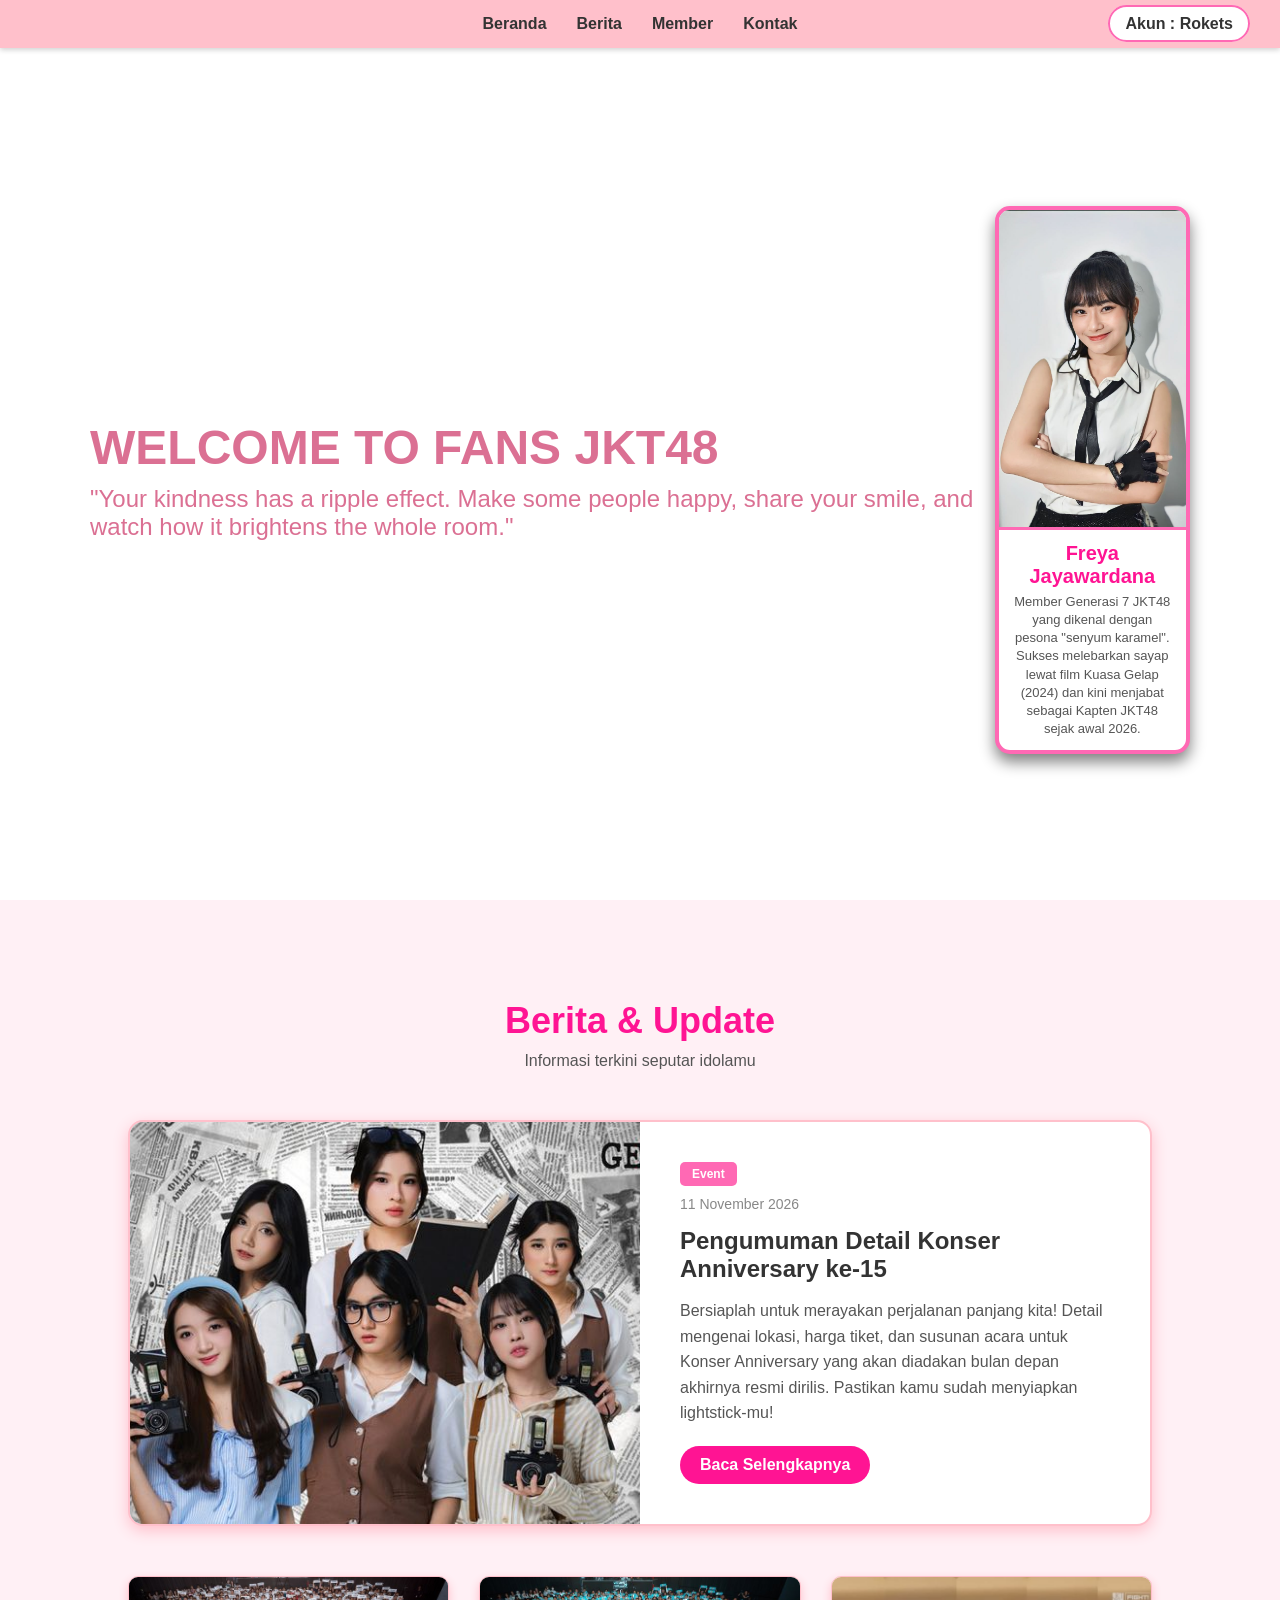
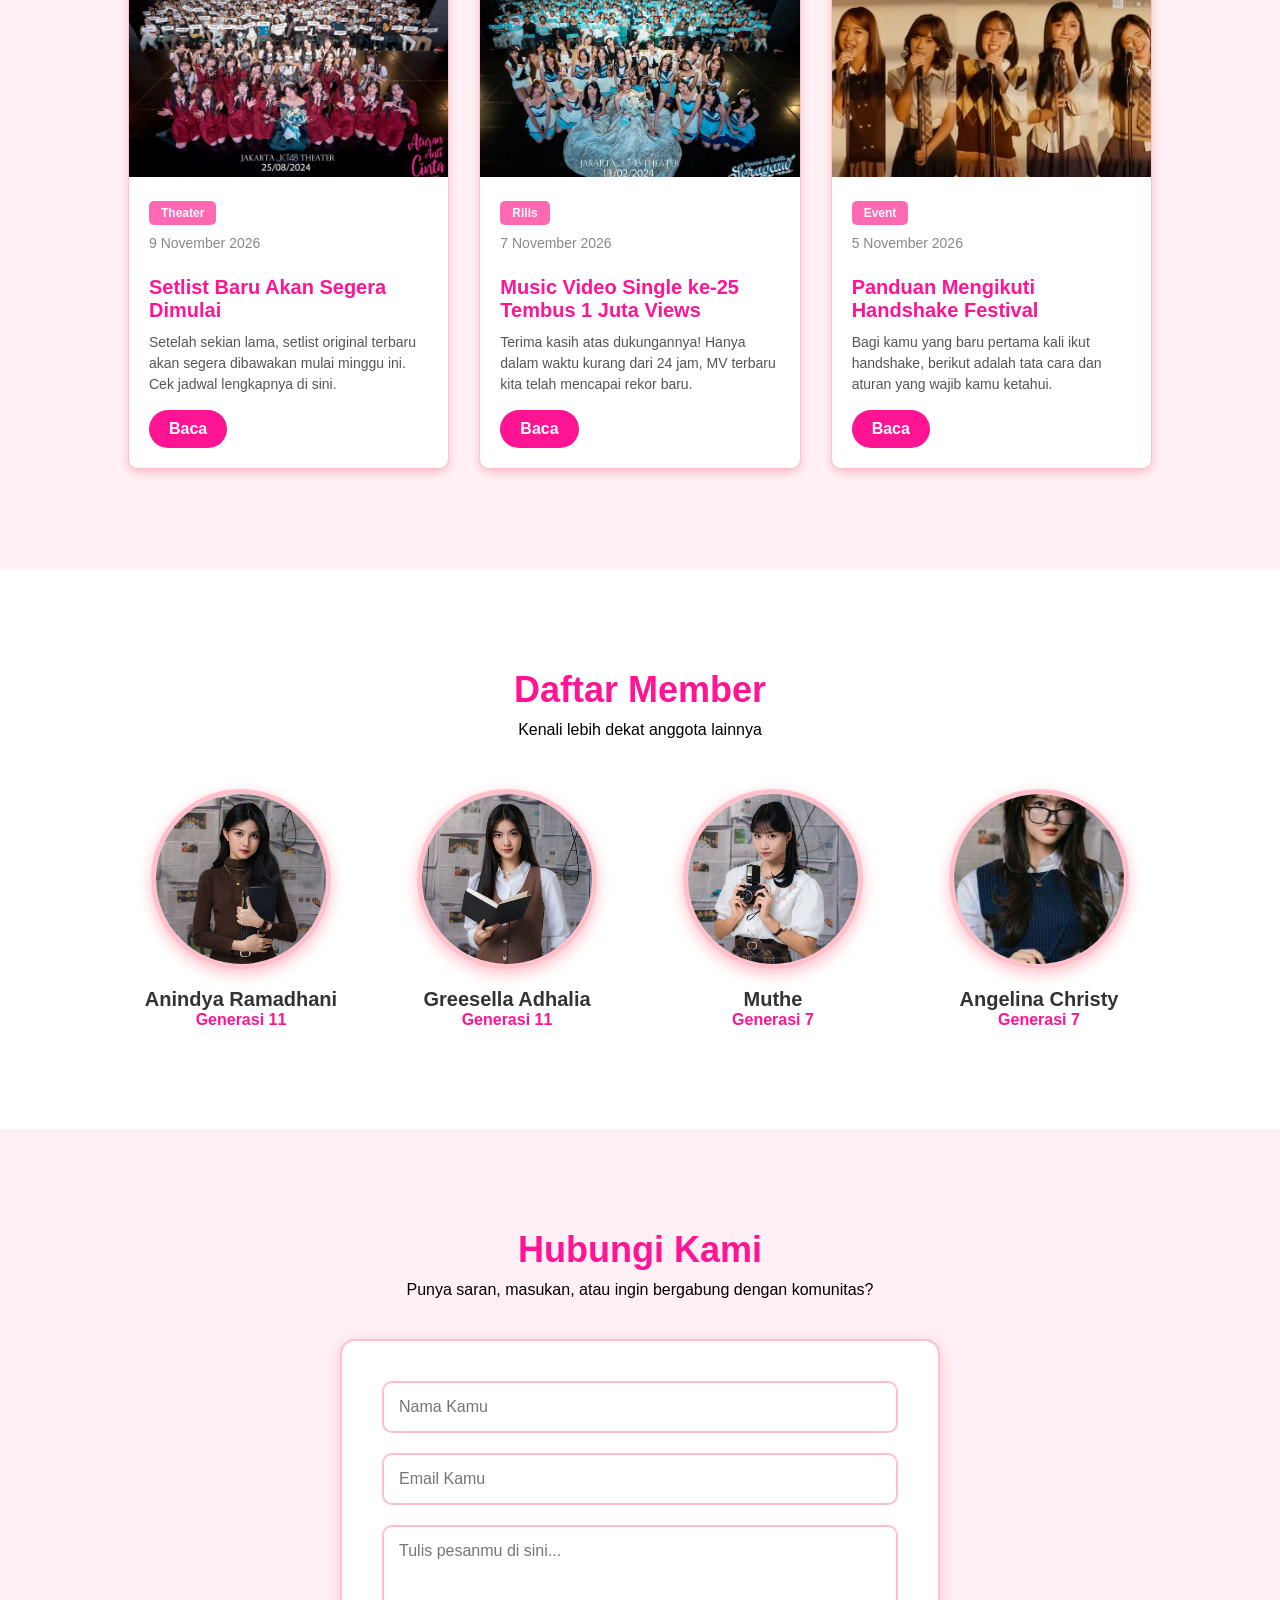
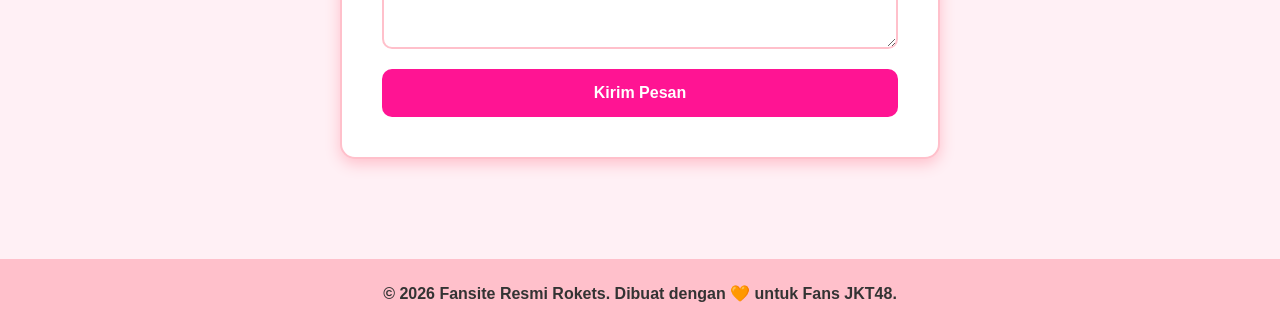
<file: index.html>
<!DOCTYPE html>
<html lang="id">
<head>
    <meta charset="UTF-8">
    <meta name="viewport" content="width=device-width, initial-scale=1.0">
    <title>Fans Site - Rokets</title>
    <link rel="stylesheet" href="style.css">
</head>
<body>

    <!-- NAVBAR ATAS -->
    <nav class="navbar">
        <ul class="menu">
            <li><a href="#beranda">Beranda</a></li>
            <li><a href="#berita">Berita</a></li>
            <li><a href="#member">Member</a></li>
            <li><a href="#kontak">Kontak</a></li>
            <li>
                <a href="#" class="akun">
                    Akun : <strong>Rokets</strong>
                </a>
            </li>
        </ul>
    </nav>

    <!-- BAGIAN BERANDA -->
    <section id="beranda" class="hero">

        <video autoplay loop muted playsinline class="hero-video">
            <source src="vidio/hero1.mp4" type="video/mp4">
        </video>

        <div class="hero-content">

            <div class="hero-text">
                <h1>WELCOME TO FANS JKT48</h1>
                <p>"Your kindness has a ripple effect. Make some people happy, share your smile, and watch how it brightens the whole room."  </p>
            </div>

            <div class="hero-card">
                <img src="images/freya.jpeg" alt="Freya Jayawardana" class="card-img">
                <div class="card-text">
                    <h3>Freya Jayawardana</h3>
                    <p>Member Generasi 7 JKT48 yang dikenal dengan pesona "senyum karamel". Sukses melebarkan sayap lewat film Kuasa Gelap (2024) dan kini menjabat sebagai Kapten JKT48 sejak awal 2026.</p>
                </div>
            </div>

        </div>
    </section>

    <!-- BAGIAN BERITA -->
    <section id="berita" class="berita-container">
        
        <div class="berita-header">
            <h1>Berita & Update</h1>
            <p>Informasi terkini seputar idolamu</p>
        </div>

        <article class="berita-utama">
            <img src="images/berita1.jpg" alt="Konser Anniversary">
            <div class="berita-utama-content">
                <span class="kategori">Event</span>
                <span class="tanggal">11 November 2026</span>
                <h2>Pengumuman Detail Konser Anniversary ke-15</h2>
                <p>Bersiaplah untuk merayakan perjalanan panjang kita! Detail mengenai lokasi, harga tiket, dan susunan acara untuk Konser Anniversary yang akan diadakan bulan depan akhirnya resmi dirilis. Pastikan kamu sudah menyiapkan lightstick-mu!</p>
                <a href="#" class="btn-baca">Baca Selengkapnya</a>
            </div>
        </article>

        <div class="berita-grid">
            
            <div class="berita-card">
                <img src="images/berita2.jpg" alt="Jadwal Theater">
                <div class="berita-card-body">
                    <span class="kategori">Theater</span>
                    <span class="tanggal">9 November 2026</span>
                    <h3>Setlist Baru Akan Segera Dimulai</h3>
                    <p>Setelah sekian lama, setlist original terbaru akan segera dibawakan mulai minggu ini. Cek jadwal lengkapnya di sini.</p>
                    <a href="#" class="btn-baca">Baca</a>
                </div>
            </div>

            <div class="berita-card">
                <img src="images/berita3.jpg" alt="Rilis Music Video">
                <div class="berita-card-body">
                    <span class="kategori">Rilis</span>
                    <span class="tanggal">7 November 2026</span>
                    <h3>Music Video Single ke-25 Tembus 1 Juta Views</h3>
                    <p>Terima kasih atas dukungannya! Hanya dalam waktu kurang dari 24 jam, MV terbaru kita telah mencapai rekor baru.</p>
                    <a href="#" class="btn-baca">Baca</a>
                </div>
            </div>

            <div class="berita-card">
                <img src="images/berita4.jpg" alt="Handshake Festival">
                <div class="berita-card-body">
                    <span class="kategori">Event</span>
                    <span class="tanggal">5 November 2026</span>
                    <h3>Panduan Mengikuti Handshake Festival</h3>
                    <p>Bagi kamu yang baru pertama kali ikut handshake, berikut adalah tata cara dan aturan yang wajib kamu ketahui.</p>
                    <a href="#" class="btn-baca">Baca</a>
                </div>
            </div>
        </div>
    </section>

    <!-- BAGIAN MEMBER -->
    <section id="member" class="member-container">
        
        <div class="member-header">
            <h1>Daftar Member</h1>
            <p>Kenali lebih dekat anggota lainnya</p>
        </div>

        <div class="member-grid">
            <div class="member-item">
                <img src="images/anindya.jpg" alt="Anindya Ramadhani" class="member-img">
                <div class="member-info">
                    <h3>Anindya Ramadhani</h3>
                    <p>Generasi 11</p>
                </div>
            </div>

            <div class="member-item">
                <img src="images/greesel.jpg" alt="Greesella Adhalia" class="member-img">
                <div class="member-info">
                    <h3>Greesella Adhalia</h3>
                    <p>Generasi 11</p>
                </div>
            </div>

            <div class="member-item">
                <img src="images/muthe.jpg" alt="Mutiara Azzahra" class="member-img">
                <div class="member-info">
                    <h3>Muthe</h3>
                    <p>Generasi 7</p>
                </div>
            </div>
            
            <div class="member-item">
                <img src="images/christy.jpg" alt="Angelina Christy" class="member-img">
                <div class="member-info">
                    <h3>Angelina Christy</h3>
                    <p>Generasi 7</p>
                </div>
            </div>
        </div>
        
    </section>

    <!-- BAGIAN KONTAK -->
    <section id="kontak" class="kontak-container">
        <div class="kontak-header">
            <h1>Hubungi Kami</h1>
            <p>Punya saran, masukan, atau ingin bergabung dengan komunitas?</p>
        </div>

        <div class="kontak-form-wrapper">
            <form action="#" method="POST" class="kontak-form">
                <input type="text" name="nama" placeholder="Nama Kamu" required>
                <input type="email" name="email" placeholder="Email Kamu" required>
                <textarea name="pesan" rows="5" placeholder="Tulis pesanmu di sini..." required></textarea>
                <button type="submit" class="btn-kirim">Kirim Pesan</button>
            </form>
        </div>
    </section>

    <!-- BAGIAN FOOTER -->
    <footer class="footer">
        <p>&copy; 2026 Fansite Resmi Rokets. Dibuat dengan 🧡 untuk Fans JKT48.</p>
    </footer>

</body>
</html>
</file>
<file: style.css>
/* RESET DASAR */
* {
    margin: 0;
    padding: 0;
    box-sizing: border-box;
}

/* SCROLL HALUS */
html {
    scroll-behavior: smooth;
}

/* FONT HALAMAN */
body {
    font-family: Arial, sans-serif;
    background-color: #fff;
}

/* BAGIAN NAVBAR */
.navbar {
    background-color: #ffc0cb;
    padding: 15px 30px;
    display: flex;
    justify-content: center;
    align-items: center;
    position: fixed;
    width: 100%;
    top: 0;
    z-index: 999;
    box-shadow: 0 2px 5px lightgray;
}

/* MENU NAVIGASI */
.menu {
    list-style: none;
    display: flex;
    align-items: center;
    gap: 30px;
}

.menu li a {
    text-decoration: none;
    color: #333;
    font-size: 16px;
    font-weight: bold;
    transition: 0.3s ease;
}

.menu li a:hover {
    color: #ff1493;
}

/* POSISI AKUN */
.menu li:last-child {
    position: absolute;
    right: 30px;
}

/* TOMBOL AKUN */
.akun {
    background-color: white;
    padding: 8px 15px;
    border-radius: 20px;
    border: 2px solid #ff69b4;
}

.akun:hover {
    background-color: #ff69b4;
    color: white;
}

/* BAGIAN HERO */
.hero {
    position: relative;
    width: 100%;
    min-height: 100vh;
    display: flex;
    justify-content: center;
    align-items: center;
    overflow: hidden;
}

/* BACKGROUND VIDEO */
.hero-video {
    position: absolute;
    top: 0;
    left: 0;
    width: 100%;
    height: 100%;
    object-fit: cover;
    z-index: 0;
}

/* KONTEN HERO */
.hero-content {
    display: flex;
    justify-content: space-between;
    align-items: center;
    width: 100%;
    max-width: 1200px;
    padding: 40px 50px;
    z-index: 1;
    position: relative;
    margin-top: 60px; 
}

/* TEKS KIRI */
.hero-text {
    color: palevioletred;
    text-align: left;
}

.hero-text h1 {
    font-size: 48px;
    text-shadow: 2px 2px 5px white;
}

.hero-text p {
    font-size: 24px;
    margin-top: 10px;
    text-shadow: 2px 2px 5px white;
}

/* KARTU MEMBER */
.hero-card {
    background-color: white;
    width: 280px;
    border: 4px solid #ff69b4;
    border-radius: 15px;
    text-align: center;
    box-shadow: 0 8px 15px gray;
    overflow: hidden;
    height: fit-content;
}

/* FOTO MEMBER */
.card-img {
    width: 100%;
    height: 320px;
    object-fit: cover;
    object-position: top;
    border-bottom: 3px solid #ff69b4;
    display: block;
}

/* INFO KARTU */
.card-text {
    padding: 12px;
}

/* NAMA MEMBER */
.card-text h3 {
    color: #ff1493;
    margin-bottom: 5px;
    font-size: 20px;
}

/* TEKS INFO */
.card-text p {
    color: #555;
    font-size: 13px;
    line-height: 1.4;
}

/* BERITA SECTION */
.berita-container {
    padding: 100px 10%;
    background-color: #fff0f5; 
}

.berita-header {
    text-align: center;
    margin-bottom: 50px;
}

.berita-header h1 {
    color: #ff1493;
    font-size: 36px;
    margin-bottom: 10px;
}

.berita-header p {
    color: #555;
}

/* BERITA UTAMA */
.berita-utama {
    display: flex;
    background: white;
    border-radius: 15px;
    overflow: hidden;
    box-shadow: 0 5px 15px pink;
    border: 2px solid #ffc0cb;
    margin-bottom: 50px;
}

.berita-utama img {
    width: 50%;
    object-fit: cover;
}

.berita-utama-content {
    padding: 40px;
    display: flex;
    flex-direction: column;
    justify-content: center;
}

.kategori {
    background: #ff69b4;
    color: white;
    padding: 5px 12px;
    border-radius: 5px;
    font-size: 12px;
    font-weight: bold;
    align-self: flex-start;
    margin-bottom: 10px;
}

.tanggal {
    color: #888;
    font-size: 14px;
    margin-bottom: 15px;
}

.berita-utama-content h2 {
    color: #333;
    margin-bottom: 15px;
}

.berita-utama-content p {
    color: #555;
    line-height: 1.6;
    margin-bottom: 20px;
}

.btn-baca {
    display: inline-block;
    background: #ff1493;
    color: white;
    padding: 10px 20px;
    text-decoration: none;
    border-radius: 20px;
    font-weight: bold;
    align-self: flex-start;
    transition: 0.3s;
}

.btn-baca:hover {
    background: #ff69b4;
}

/* GRID BERITA */
.berita-grid {
    display: grid;
    grid-template-columns: repeat(auto-fit, minmax(300px, 1fr));
    gap: 30px;
}

.berita-card {
    background: white;
    border-radius: 10px;
    overflow: hidden;
    box-shadow: 0 4px 10px pink;
    border: 1px solid #ffc0cb;
    transition: transform 0.3s;
}

.berita-card:hover {
    transform: translateY(-10px);
}

.berita-card img {
    width: 100%;
    height: 200px;
    object-fit: cover;
}

.berita-card-body {
    padding: 20px;
    display: flex;
    flex-direction: column;
}

.berita-card-body h3 {
    color: #ff1493;
    margin: 10px 0;
    font-size: 20px;
}

.berita-card-body p {
    color: #555;
    font-size: 14px;
    line-height: 1.5;
    margin-bottom: 15px;
}

/* BAGIAN MEMBER */
.member-container {
    padding: 100px 10%;
    background-color: white;
}

.member-header {
    text-align: center;
    margin-bottom: 50px;
}

.member-header h1 {
    color: #ff1493;
    font-size: 36px;
    margin-bottom: 10px;
}

.member-grid {
    display: grid;
    grid-template-columns: repeat(auto-fit, minmax(200px, 1fr));
    gap: 40px;
}

.member-item {
    text-align: center;
    transition: transform 0.3s;
}

.member-item:hover {
    transform: translateY(-5px);
}

.member-img {
    width: 180px;
    height: 180px;
    border-radius: 50%;
    object-fit: cover;
    border: 5px solid #ffc0cb;
    box-shadow: 0 5px 15px pink;
    margin-bottom: 15px;
}

.member-info h3 {
    color: #333;
    font-size: 20px;
}

.member-info p {
    color: #ff1493;
    font-weight: bold;
}

/* BAGIAN KONTAK */
.kontak-container {
    padding: 100px 10%;
    background-color: #fff0f5;
}

.kontak-header {
    text-align: center;
    margin-bottom: 40px;
}

.kontak-header h1 {
    color: #ff1493;
    font-size: 36px;
    margin-bottom: 10px;
}

.kontak-form-wrapper {
    max-width: 600px;
    margin: 0 auto;
    background: white;
    padding: 40px;
    border-radius: 15px;
    box-shadow: 0 5px 15px pink;
    border: 2px solid #ffc0cb;
}

.kontak-form {
    display: flex;
    flex-direction: column;
    gap: 20px;
}

.kontak-form input, 
.kontak-form textarea {
    width: 100%;
    padding: 15px;
    border: 2px solid #ffc0cb;
    border-radius: 10px;
    outline: none;
    font-family: Arial, sans-serif;
    font-size: 16px;
}

.kontak-form input:focus, 
.kontak-form textarea:focus {
    border-color: #ff1493;
}

.btn-kirim {
    background: #ff1493;
    color: white;
    border: none;
    padding: 15px;
    border-radius: 10px;
    font-size: 16px;
    font-weight: bold;
    cursor: pointer;
    transition: 0.3s;
}

.btn-kirim:hover {
    background: #ff69b4;
}

/* BAGIAN FOOTER */
.footer {
    background-color: #ffc0cb;
    color: #333;
    text-align: center;
    padding: 25px;
    font-weight: bold;
}
</file>
